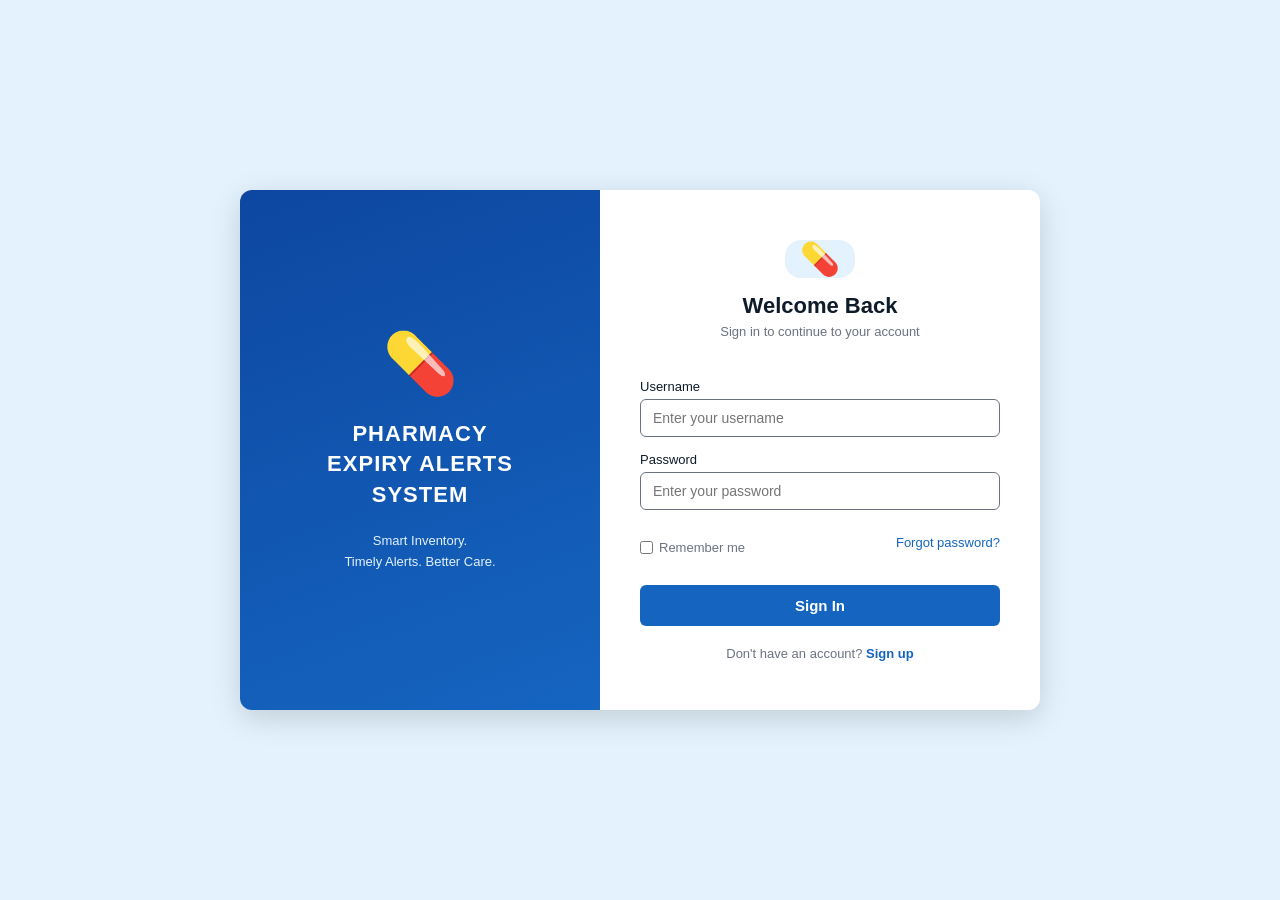
<file: wwwroot/index.html>
﻿<!DOCTYPE html>
<html lang="en">
<head>
    <meta charset="UTF-8" />
    <title>Pharmacy Expiry Alerts System - Login</title>
    <link rel="stylesheet" href="css/login.css" />
</head>
<body>
    <div class="login-container">
        <div class="left-panel">
            <div class="pill-icon">💊</div>
            <h1>PHARMACY<br>EXPIRY ALERTS<br>SYSTEM</h1>
            <p class="tagline">Smart Inventory.<br>Timely Alerts. Better Care.</p>
        </div>
        <div class="right-panel">
            <div class="logo-circle">💊</div>
            <h2>Welcome Back</h2>
            <p class="subtitle">Sign in to continue to your account</p>

            <form id="loginForm">
                <label for="username">Username</label>
                <input type="text" id="username" placeholder="Enter your username" required />

                <label for="password">Password</label>
                <input type="password" id="password" placeholder="Enter your password" required />

                <div class="options-row">
                    <label class="checkbox-label">
                        <input type="checkbox" /> Remember me
                    </label>
                    <a href="#" class="forgot-link">Forgot password?</a>
                </div>

                <button type="submit" class="sign-in-btn">Sign In</button>
            </form>

            <p class="signup-text">Don't have an account? <a href="#">Sign up</a></p>
        </div>
    </div>
    <script>
        document.getElementById('loginForm').addEventListener('submit', function(e) {
            e.preventDefault();
            window.location.href = 'Dashboard.html';
        });
    </script>  
</body>
</html>
</file>
<file: wwwroot/css/login.css>
﻿* {
    margin: 0;
    padding: 0;
    box-sizing: border-box;
    font-family: 'Segoe UI', Arial, sans-serif;
}

body {
    background-color: #E3F2FD;
    height: 100vh;
    display: flex;
    align-items: center;
    justify-content: center;
}

.login-container {
    display: flex;
    width: 800px;
    height: 520px;
    box-shadow: 0 8px 30px rgba(0,0,0,0.15);
    border-radius: 12px;
    overflow: hidden;
}

.left-panel {
    background: linear-gradient(160deg, #0D47A1, #1565C0);
    color: white;
    width: 45%;
    padding: 40px 30px;
    display: flex;
    flex-direction: column;
    justify-content: center;
    align-items: center;
    text-align: center;
}

    .left-panel .pill-icon {
        font-size: 60px;
        margin-bottom: 20px;
    }

    .left-panel h1 {
        font-size: 22px;
        line-height: 1.4;
        letter-spacing: 1px;
    }

    .left-panel .tagline {
        margin-top: 20px;
        font-size: 13px;
        color: #E3F2FD;
        line-height: 1.6;
    }

.right-panel {
    background-color: white;
    width: 55%;
    padding: 50px 40px;
    display: flex;
    flex-direction: column;
    align-items: center;
}

.logo-circle {
    width: 70px;
    height: 70px;
    background-color: #E3F2FD;
    border-radius: 16px;
    display: flex;
    align-items: center;
    justify-content: center;
    font-size: 32px;
    margin-bottom: 15px;
}

.right-panel h2 {
    color: #0D1B2A;
    font-size: 22px;
    margin-bottom: 5px;
}

.subtitle {
    color: #6B7280;
    font-size: 13px;
    margin-bottom: 25px;
}

form {
    width: 100%;
}

label {
    font-size: 13px;
    color: #0D1B2A;
    display: block;
    margin-bottom: 5px;
    margin-top: 15px;
}

input[type="text"],
input[type="password"] {
    width: 100%;
    padding: 10px 12px;
    border: 1px solid #6B7280;
    border-radius: 6px;
    font-size: 14px;
}

.options-row {
    display: flex;
    justify-content: space-between;
    align-items: center;
    margin-top: 15px;
    font-size: 13px;
}

.checkbox-label {
    display: flex;
    align-items: center;
    gap: 6px;
    color: #6B7280;
}

.forgot-link {
    color: #1565C0;
    text-decoration: none;
}

.sign-in-btn {
    width: 100%;
    background-color: #1565C0;
    color: white;
    border: none;
    padding: 12px;
    border-radius: 6px;
    font-size: 15px;
    font-weight: 600;
    margin-top: 25px;
    cursor: pointer;
}

    .sign-in-btn:hover {
        background-color: #0D47A1;
    }

.signup-text {
    margin-top: 20px;
    font-size: 13px;
    color: #6B7280;
}

    .signup-text a {
        color: #1565C0;
        text-decoration: none;
        font-weight: 600;
    }
</file>
